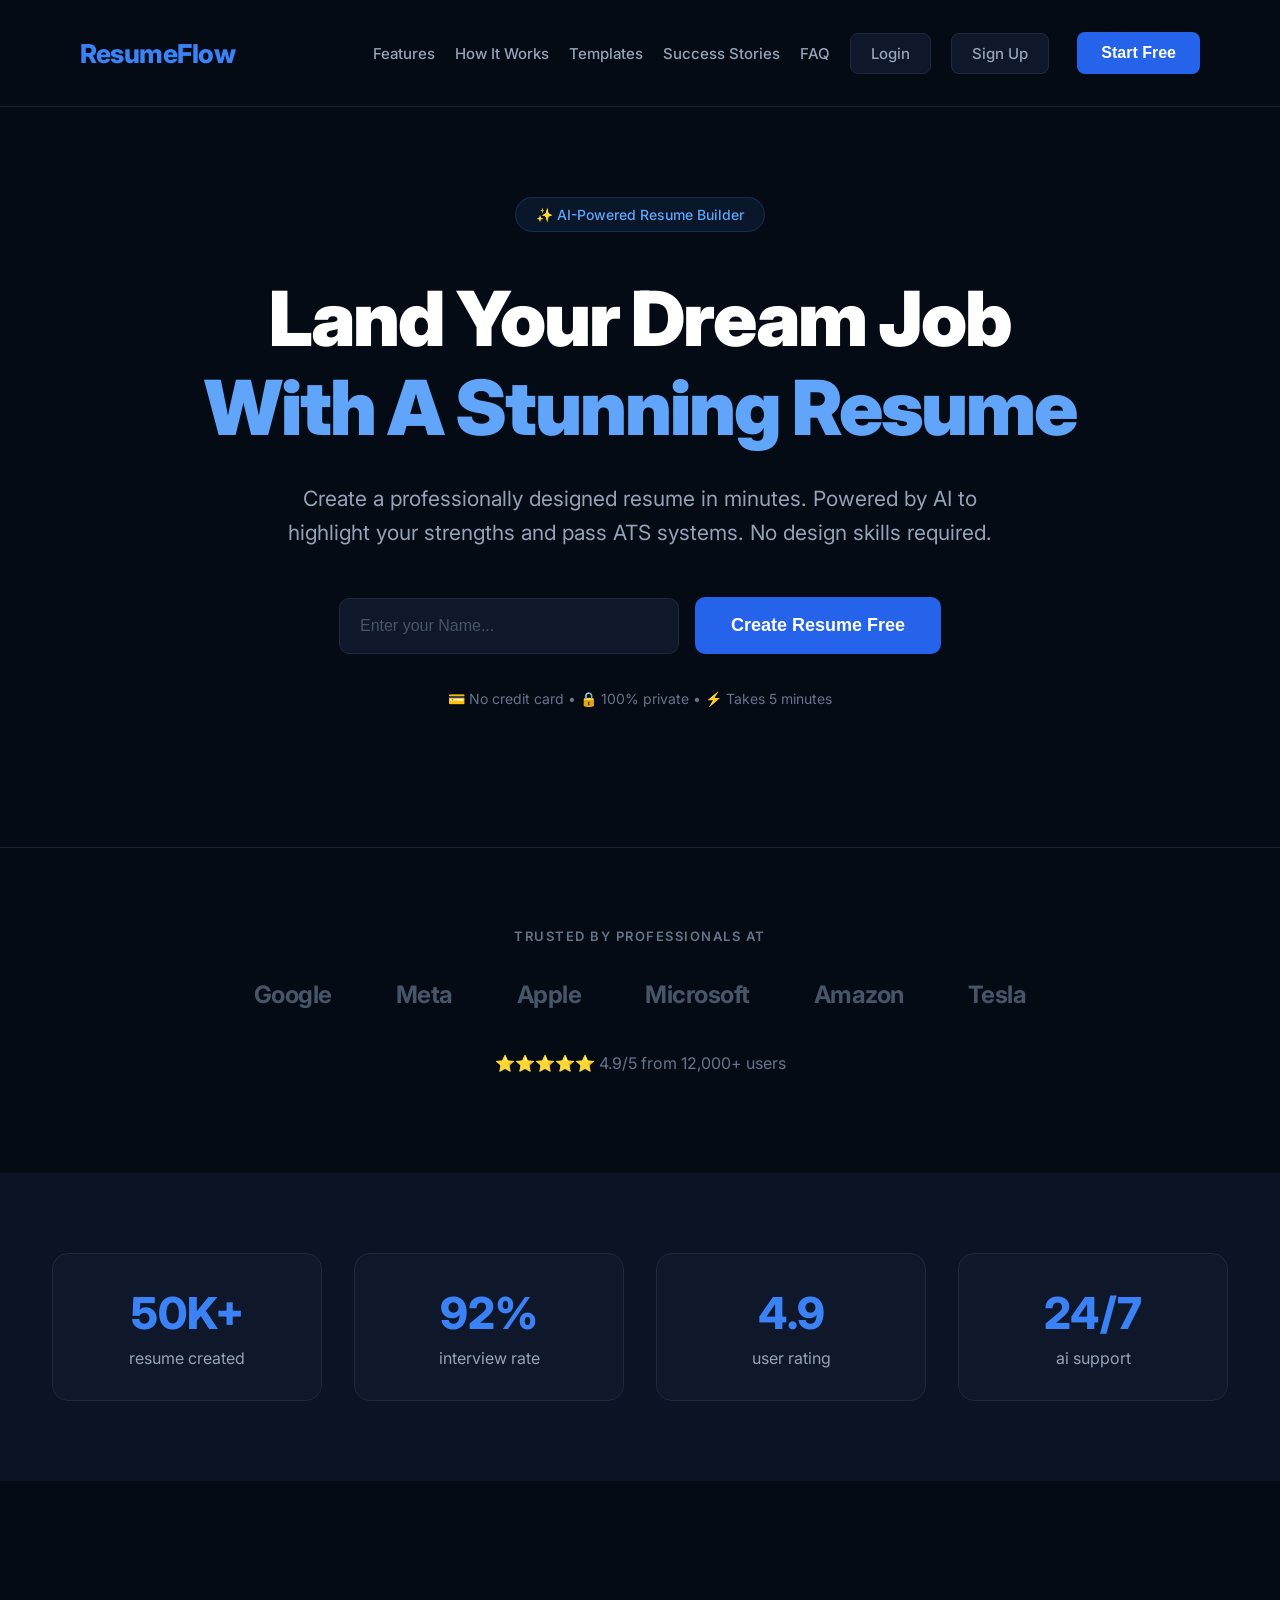
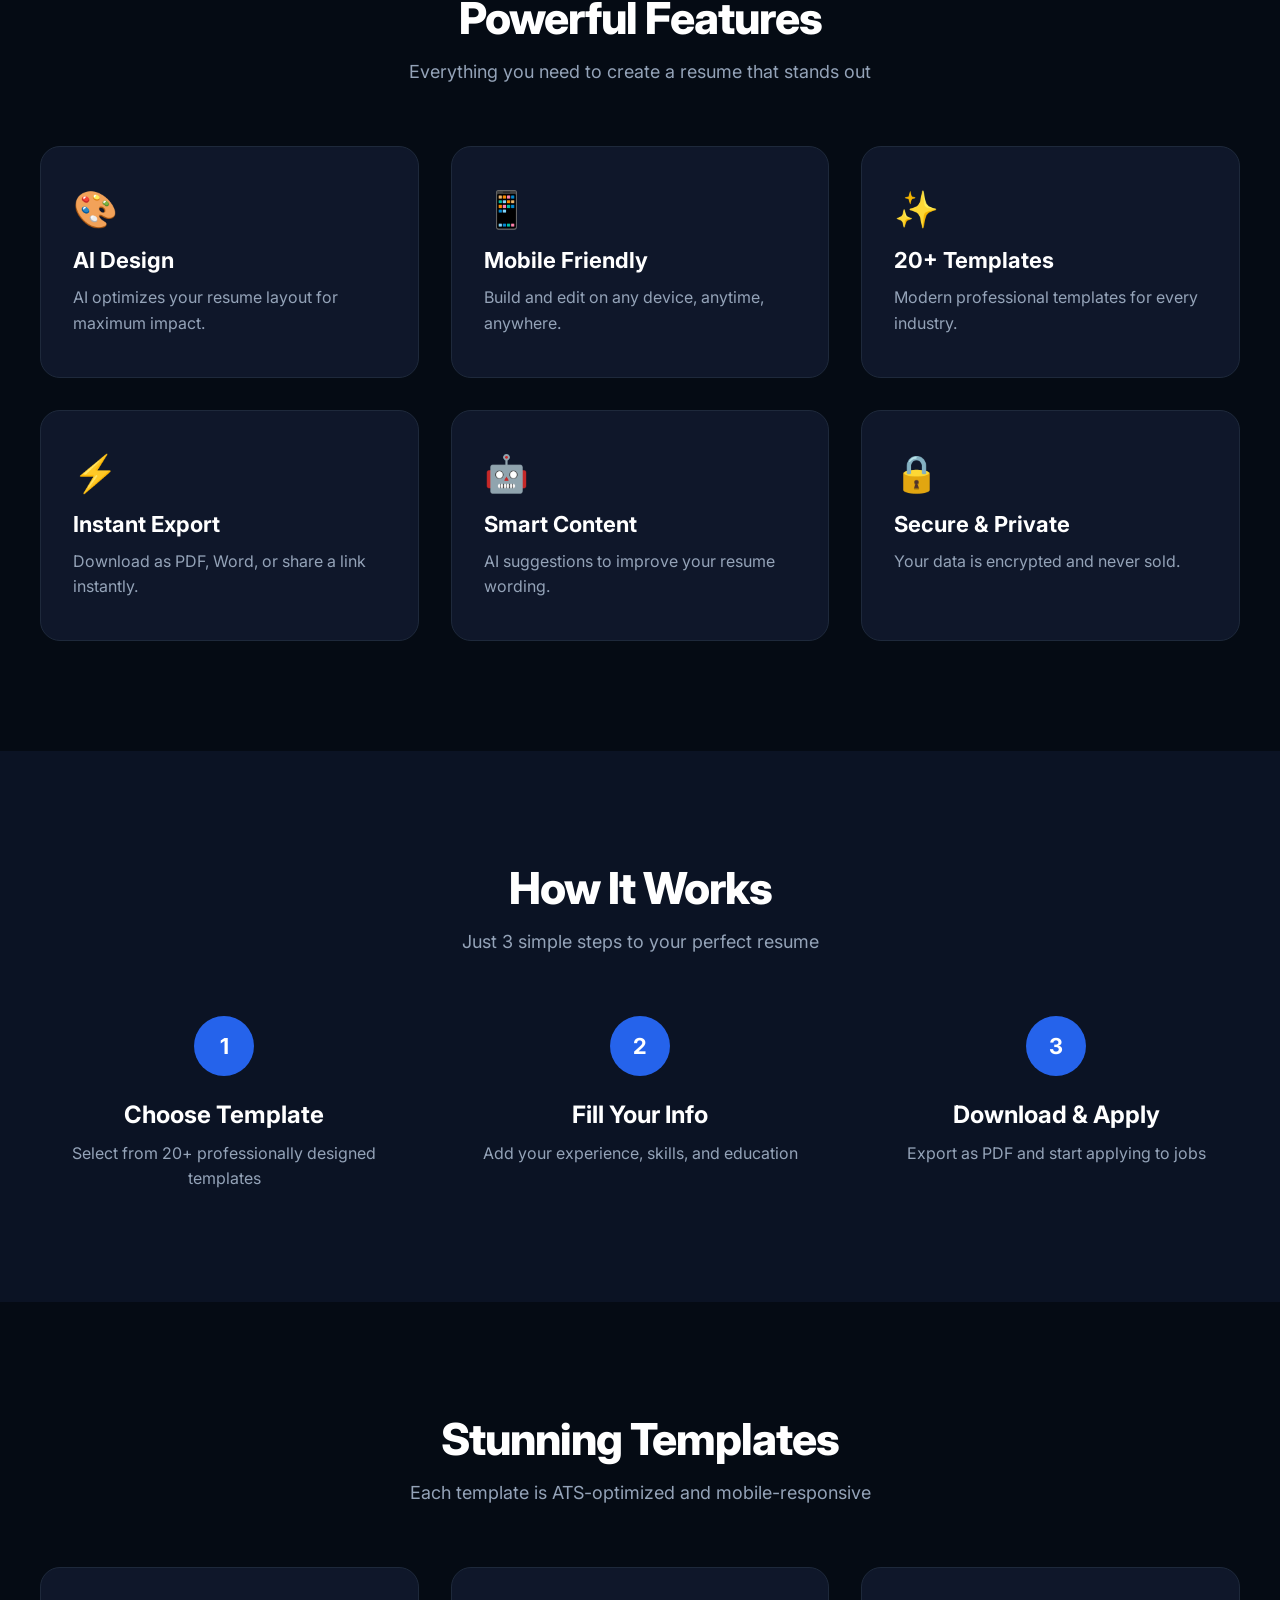
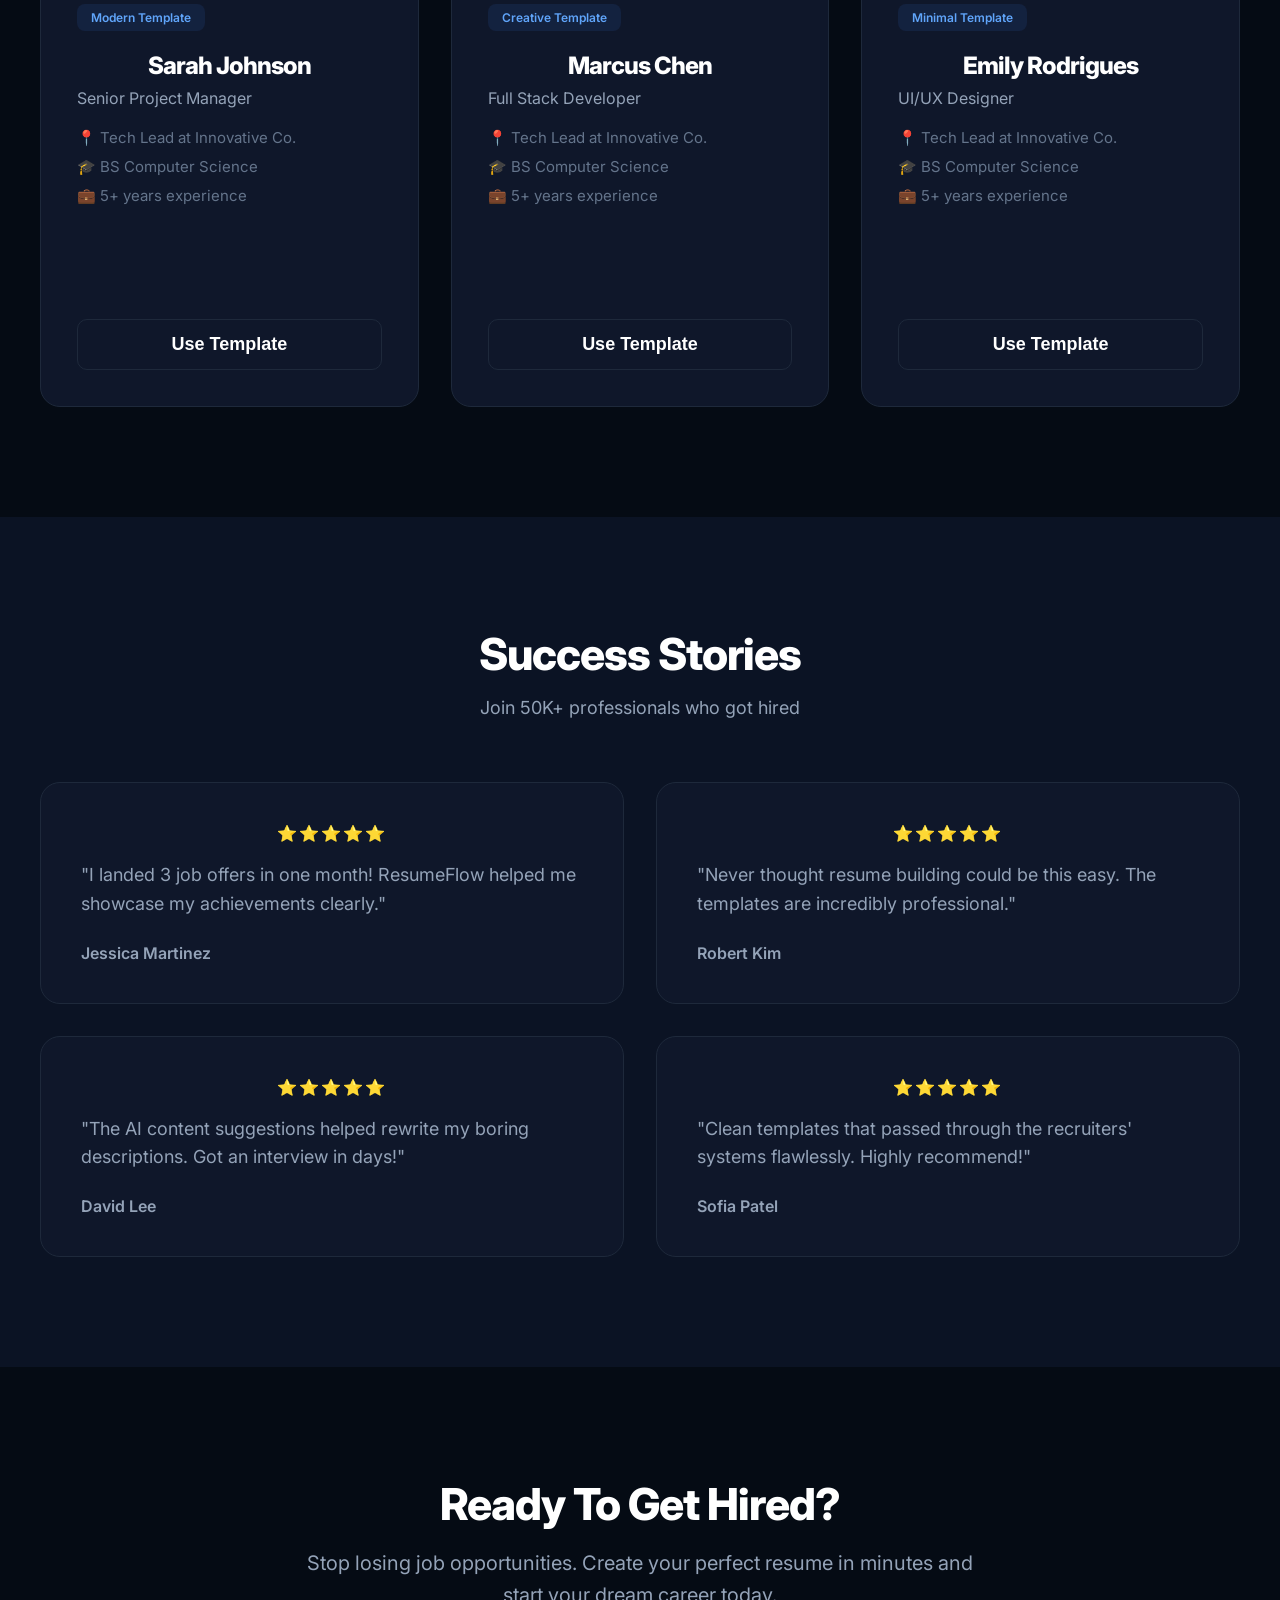
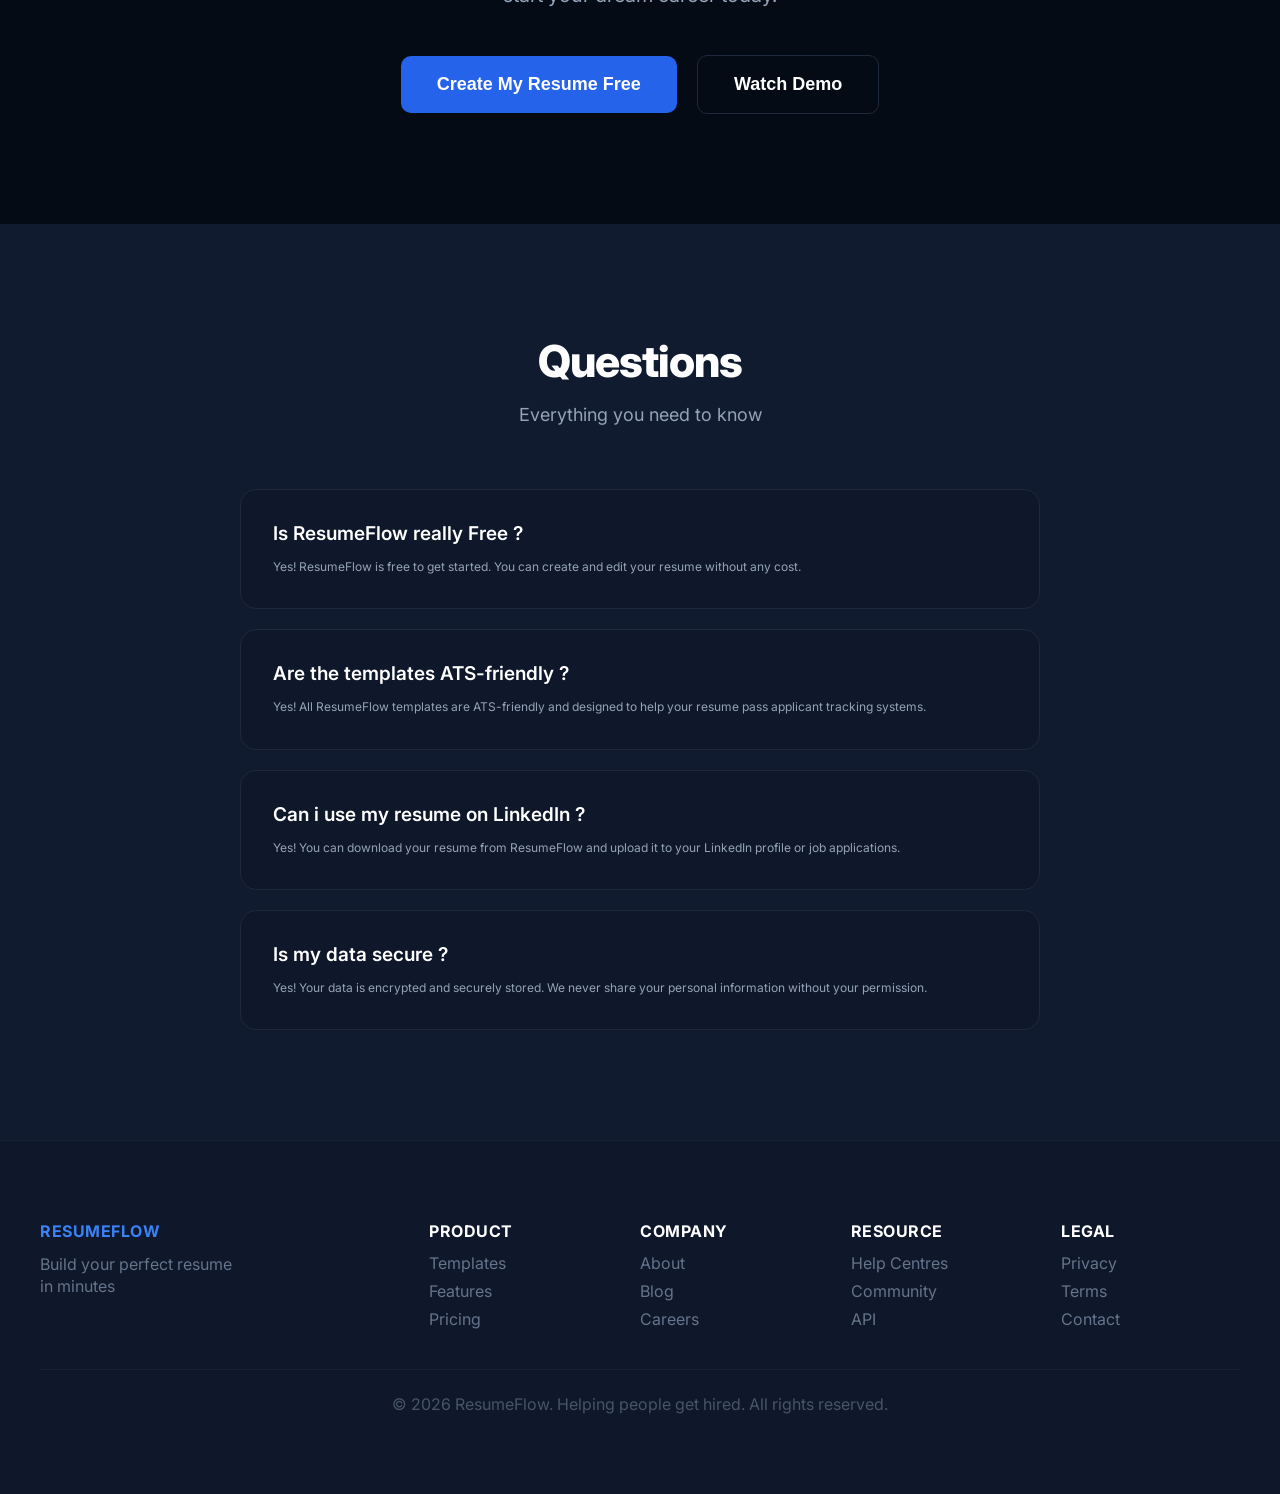
<file: index.html>
<!doctype html>
<html lang="en">

<head>
    <meta charset="UTF-8" />
    <meta name="viewport" content="width=device-width, initial-scale=1.0" />
    <title>ResumeFlow</title>
    <link rel="preconnect" href="https://fonts.googleapis.com" />
    <link rel="preconnect" href="https://fonts.gstatic.com" crossorigin />
    <link href="https://fonts.googleapis.com/css2?family=Inter:wght@400;500;600;700;800;900&display=swap"
        rel="stylesheet" />
    <link rel="stylesheet" href="style.css" />
</head>

<body>

    <header>
        <nav class="nav-bar">
            <h2 class="logo">ResumeFlow</h2>
            <div class="nav-links">
                <a href="#">Features</a>
                <a href="#">How It Works</a>
                <a href="#">Templates</a>
                <a href="#">Success Stories</a>
                <a href="#">FAQ</a>

                <a href="login/login.html" class="auth-link">Login</a>
                <a href="signup/signup.html" class="auth-link">Sign Up</a>

                <button type="button">Start Free</button>
            </div>
        </nav>
    </header>

    <main>
        <section class="hero">
            <div class="about">
                <span class="badge">✨ AI-Powered Resume Builder</span>
            </div>

            <article class="heading">
                <h1>Land Your Dream Job <span class="highlight-blue">With A Stunning Resume</span></h1>
                <p>Create a professionally designed resume in minutes. Powered by AI to highlight your strengths and
                    pass ATS systems. No design skills required.</p>
            </article>

            <section class="form">
                <input type="text" placeholder="Enter your Name..." aria-label="Enter your Name" />
                <button type="button">Create Resume Free</button>
            </section>

            <article class="crux">
                <p>💳 No credit card • 🔒 100% private • ⚡ Takes 5 minutes</p>
            </article>

            <section class="apps">
                <h2 class="trusted-by">trusted by professionals at</h2>
                <div class="company-row">
                    <span>Google</span>
                    <span>Meta</span>
                    <span>Apple</span>
                    <span>Microsoft</span>
                    <span>Amazon</span>
                    <span>Tesla</span>
                </div>
                <p class="rating-text">⭐⭐⭐⭐⭐ 4.9/5 from 12,000+ users</p>
            </section>
        </section>

        <section class="highlight">
            <article class="highlight-info">
                <strong>50K+</strong>
                <p>resume created</p>
            </article>
            <article class="highlight-info">
                <strong>92%</strong>
                <p>interview rate</p>
            </article>
            <article class="highlight-info">
                <strong>4.9</strong>
                <p>user rating</p>
            </article>
            <article class="highlight-info">
                <strong>24/7</strong>
                <p>ai support</p>
            </article>
        </section>

        <section class="features">
            <h2>powerful features</h2>
            <p class="section-desc">Everything you need to create a resume that stands out</p>

            <div class="features-list">
                <article class="features-card">
                    <span class="icon">🎨</span>
                    <h3>AI Design</h3>
                    <p>AI optimizes your resume layout for maximum impact.</p>
                </article>
                <article class="features-card">
                    <span class="icon">📱</span>
                    <h3>Mobile Friendly</h3>
                    <p>Build and edit on any device, anytime, anywhere.</p>
                </article>
                <article class="features-card">
                    <span class="icon">✨</span>
                    <h3>20+ Templates</h3>
                    <p>Modern professional templates for every industry.</p>
                </article>
                <article class="features-card">
                    <span class="icon">⚡</span>
                    <h3>Instant Export</h3>
                    <p>Download as PDF, Word, or share a link instantly.</p>
                </article>
                <article class="features-card">
                    <span class="icon">🤖</span>
                    <h3>Smart Content</h3>
                    <p>AI suggestions to improve your resume wording.</p>
                </article>
                <article class="features-card">
                    <span class="icon">🔒</span>
                    <h3>Secure & Private</h3>
                    <p>Your data is encrypted and never sold.</p>
                </article>
            </div>
        </section>

        <section class="working">
            <h2 class="section-title">How it Works</h2>
            <p class="working-subtitle">Just 3 simple steps to your perfect resume</p>

            <div class="working-steps">
                <article class="step">
                    <div class="circle">1</div>
                    <h3>Choose Template</h3>
                    <p>Select from 20+ professionally designed templates</p>
                </article>
                <article class="step">
                    <div class="circle">2</div>
                    <h3>Fill Your Info</h3>
                    <p>Add your experience, skills, and education</p>
                </article>
                <article class="step">
                    <div class="circle">3</div>
                    <h3>Download & Apply</h3>
                    <p>Export as PDF and start applying to jobs</p>
                </article>
            </div>
        </section>

        <section class="templates">
            <h2>stunning templates</h2>
            <p class="section-desc">Each template is ATS-optimized and mobile-responsive</p>

            <div class="template-cards">
                <article class="card">
                    <section class="details">
                        <span>Modern Template</span>
                        <h2>Sarah Johnson</h2>
                        <h3>Senior Project Manager</h3>
                        <h4>📍 Tech Lead at Innovative Co.</h4>
                        <h4>🎓 BS Computer Science</h4>
                        <h4>💼 5+ years experience</h4>
                    </section>
                    <div class="btn">
                        <button type="button">Use Template</button>
                    </div>
                </article>

                <article class="card">
                    <section class="details">
                        <span>Creative Template</span>
                        <h2>Marcus Chen</h2>
                        <h3>Full Stack Developer</h3>
                        <h4>📍 Tech Lead at Innovative Co.</h4>
                        <h4>🎓 BS Computer Science</h4>
                        <h4>💼 5+ years experience</h4>
                    </section>
                    <div class="btn">
                        <button type="button">Use Template</button>
                    </div>
                </article>

                <article class="card">
                    <section class="details">
                        <span>Minimal Template</span>
                        <h2>Emily Rodrigues</h2>
                        <h3>UI/UX Designer</h3>
                        <h4>📍 Tech Lead at Innovative Co.</h4>
                        <h4>🎓 BS Computer Science</h4>
                        <h4>💼 5+ years experience</h4>
                    </section>
                    <div class="btn">
                        <button type="button">Use Template</button>
                    </div>
                </article>
            </div>
        </section>

        <section class="success-story">
            <h2>Success Stories</h2>
            <p class="section-desc">Join 50K+ professionals who got hired</p>

            <div class="stories">
                <article class="story">
                    <h2>⭐⭐⭐⭐⭐</h2>
                    <p>"I landed 3 job offers in one month! ResumeFlow helped me showcase my achievements clearly."</p>
                    <h3>Jessica Martinez</h3>
                </article>
                <article class="story">
                    <h2>⭐⭐⭐⭐⭐</h2>
                    <p>"Never thought resume building could be this easy. The templates are incredibly professional."
                    </p>
                    <h3>Robert Kim</h3>
                </article>
                <article class="story">
                    <h2>⭐⭐⭐⭐⭐</h2>
                    <p>"The AI content suggestions helped rewrite my boring descriptions. Got an interview in days!"</p>
                    <h3>David Lee</h3>
                </article>
                <article class="story">
                    <h2>⭐⭐⭐⭐⭐</h2>
                    <p>"Clean templates that passed through the recruiters' systems flawlessly. Highly recommend!"</p>
                    <h3>Sofia Patel</h3>
                </article>
            </div>
        </section>

        <section class="hiring">
            <h2>Ready to Get Hired?</h2>
            <p>Stop losing job opportunities. Create your perfect resume in minutes and start your dream career today.
            </p>
            <div class="cta-block">
                <button type="button" class="resume-btn">Create My Resume Free</button>
                <button type="button" class="demo-btn">Watch Demo</button>
            </div>
        </section>

        <section class="questions-section">
            <h2>Questions</h2>
            <p class="section-desc">Everything you need to know</p>

            <div class="faq-container">
                <article class="faq-card">
                    <h3>Is ResumeFlow really Free ?</h3>
                    <p class="faq-answer">Yes! ResumeFlow is free to get started. You can create and edit your resume
                        without any cost.</p>
                </article>

                <article class="faq-card">
                    <h3>Are the templates ATS-friendly ?</h3>
                    <p class="faq-answer">Yes! All ResumeFlow templates are ATS-friendly and designed to help your
                        resume pass applicant tracking systems.</p>
                </article>

                <article class="faq-card">
                    <h3>Can i use my resume on LinkedIn ?</h3>
                    <p class="faq-answer">Yes! You can download your resume from ResumeFlow and upload it to your
                        LinkedIn profile or job applications.</p>
                </article>

                <article class="faq-card">
                    <h3>Is my data secure ?</h3>
                    <p class="faq-answer">Yes! Your data is encrypted and securely stored. We never share your personal
                        information without your permission.</p>
                </article>
            </div>
        </section>
    </main>

    <footer class="footer-container">
        <div class="footer-top">
            <section class="footer-table style-brand">
                <h2 class="logo">ResumeFlow</h2>
                <p>Build your perfect resume <br> in minutes</p>
            </section>
            <nav class="footer-table">
                <h2>Product</h2>
                <p><a href="#">Templates</a></p>
                <p><a href="#">Features</a></p>
                <p><a href="#">Pricing</a></p>
            </nav>
            <nav class="footer-table">
                <h2>Company</h2>
                <p><a href="#">About</a></p>
                <p><a href="#">Blog</a></p>
                <p><a href="#">Careers</a></p>
            </nav>
            <nav class="footer-table">
                <h2>Resource</h2>
                <p><a href="#">Help Centres</a></p>
                <p><a href="#">Community</a></p>
                <p><a href="#">API</a></p>
            </nav>
            <nav class="footer-table">
                <h2>Legal</h2>
                <p><a href="#">Privacy</a></p>
                <p><a href="#">Terms</a></p>
                <p><a href="#">Contact</a></p>
            </nav>
        </div>
        <div class="footer-bottom">
            <p>© <span>2026</span> ResumeFlow. Helping people get hired. All rights reserved.</p>
        </div>
    </footer>

</body>

</html>
</file>
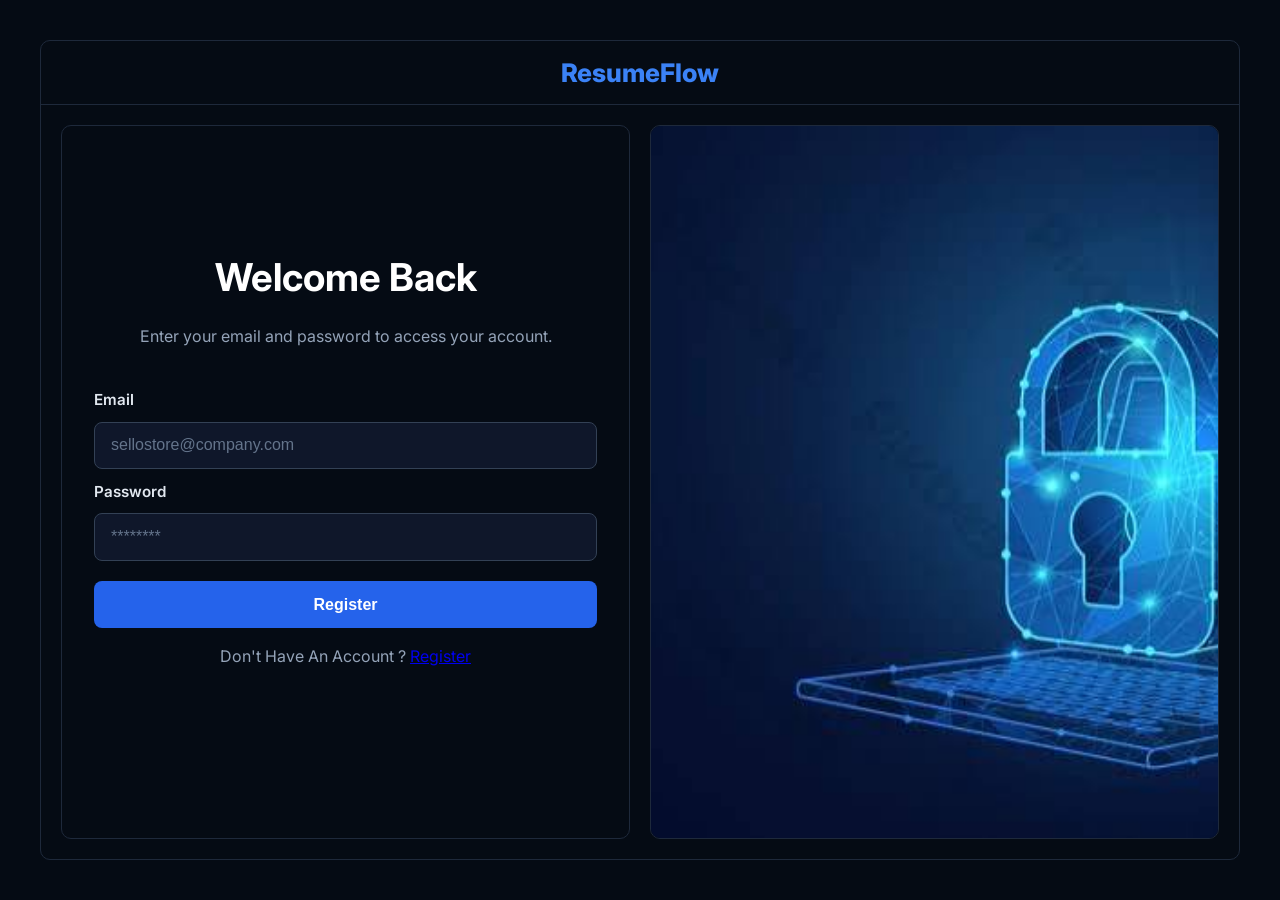
<file: login/login.html>
<!DOCTYPE html>
<html lang="en">

<head>
    <meta charset="UTF-8">
    <meta name="viewport" content="width=device-width, initial-scale=1.0">
    <title>Registration Page</title>
    <link rel="preconnect" href="https://fonts.googleapis.com" />
    <link rel="preconnect" href="https://fonts.gstatic.com" crossorigin />
    <link href="https://fonts.googleapis.com/css2?family=Inter:wght@400;500;600;700;800;900&display=swap"
        rel="stylesheet" />
    <link rel="stylesheet" href="style.css" />
</head>

<body>
    <div class="page-wrapper">
        <header>
            <nav>
                <h1 class="logo">ResumeFlow</h1>
            </nav>
        </header>
        <main>
            <section class="register">
                <h2>Welcome Back</h2>
                <p>Enter your email and password to access your account.</p>
                <section class="form-section">
                    <form action="#">

                        <label for="email">Email</label>
                        <input type="email" id="email" name="email" placeholder="sellostore@company.com" required>

                        <label for="password">Password</label>
                        <input type="password" id="password" name="password" placeholder="********" required>

                        <button type="submit">Register</button>

                    </form>
                    <p>Don't Have An Account ? <a href="../index.html">Register</a></p>
                </section>
            </section>
            <section class="image">
                <img src="login.jpg" alt="Login/Signup Image">
            </section>
        </main>
        <footer></footer>
    </div>
</body>

</html>
</file>
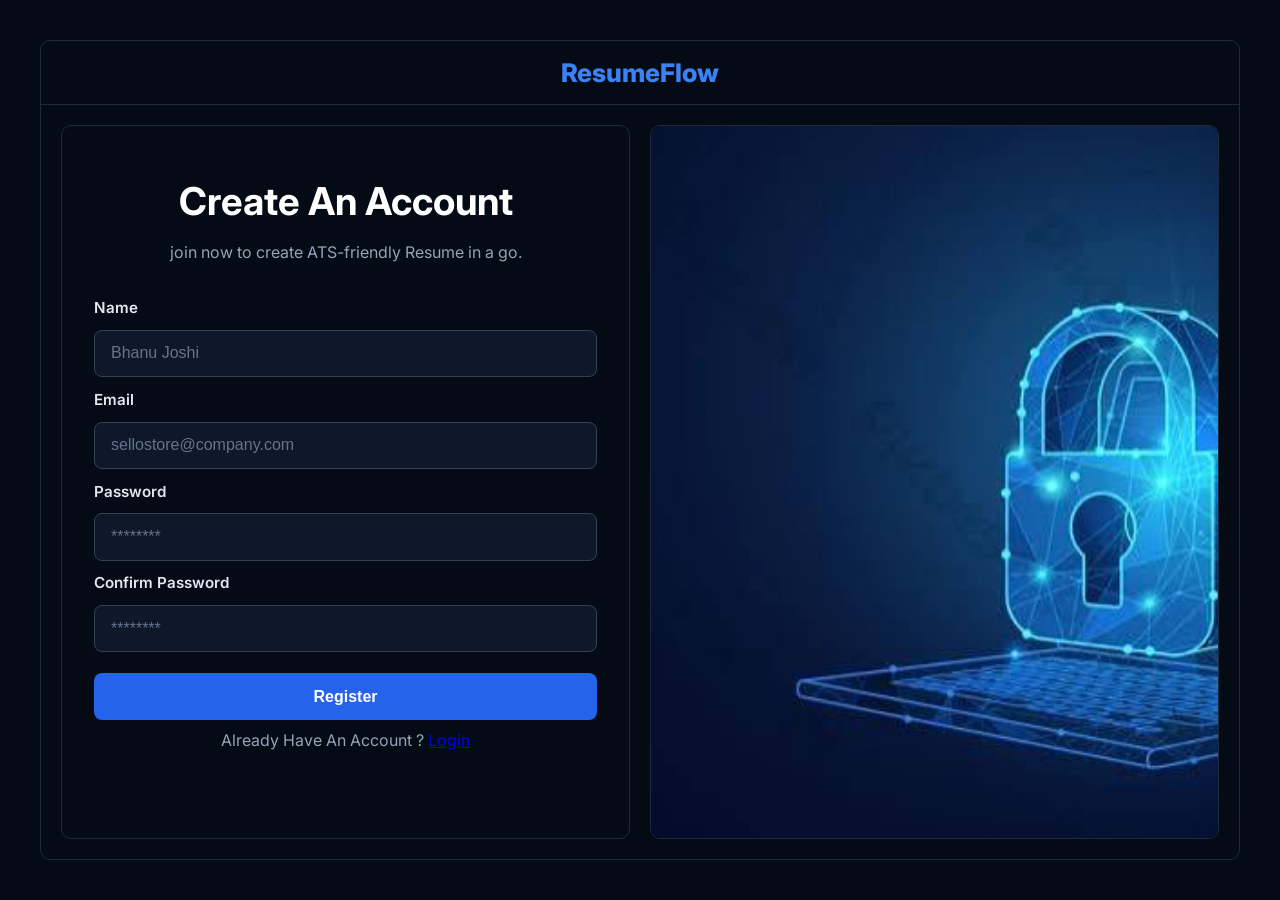
<file: signup/signup.html>
<!DOCTYPE html>
<html lang="en">
<head>
    <meta charset="UTF-8">
    <meta name="viewport" content="width=device-width, initial-scale=1.0">
    <title>Registration Page</title>
    <link rel="preconnect" href="https://fonts.googleapis.com" />
    <link rel="preconnect" href="https://fonts.gstatic.com" crossorigin />
    <link href="https://fonts.googleapis.com/css2?family=Inter:wght@400;500;600;700;800;900&display=swap"
        rel="stylesheet" />
    <link rel="stylesheet" href="style.css" />
</head>
<body>
    <div class="page-wrapper">
        <header>
            <nav>
                <h1 class="logo">ResumeFlow</h1>
            </nav>
        </header>
        <main>
            <section class="register">
                <h2>create an account</h2>
                <p>join now to create ATS-friendly Resume in a go.</p>
                <section class="form-section">
                <form action="#">
                
                    <label for="name">Name</label>
                    <input type="text" id="name" name="name" placeholder="Bhanu Joshi" required>
                
                    <label for="email">Email</label>
                    <input type="email" id="email" name="email" placeholder="sellostore@company.com" required>
                
                    <label for="password">Password</label>
                    <input type="password" id="password" name="password" placeholder="********" required>
                
                    <label for="confirm-password">Confirm Password</label>
                    <input type="password" id="confirm-password" name="confirm-password" placeholder="********" required>
                
                    <button type="submit">Register</button>
                
                </form>
                <p>Already Have An Account ? <a href="../index.html">Login</a></p>
                </section>
            </section>
            <section class="image">
                <img src="signup.jpg" alt="Login/Signup Image">
            </section>
        </main>
        <footer></footer>
    </div>
</body>
</html>
</file>
<file: style.css>
/* Global Styles */
* {
  margin: 0;
  padding: 0;
  box-sizing: border-box;
}

html {
  scroll-behavior: smooth;
}

body {
  font-family: "Inter", sans-serif;
  background: #050b14;
  overflow-x: hidden;
  width: 100%;
}

/* Header & Navigation */
header {
  border-bottom: 1px solid #162235;
  width: 100%;
}

.nav-bar {
  display: flex;
  justify-content: space-between;
  align-items: center;
  padding: 32px 80px;
  max-width: 1400px;
  margin: 0 auto;
}

.logo {
  font-size: 26px;
  font-weight: 800;
  color: #3b82f6;
  white-space: nowrap;
  letter-spacing: -0.5px;
}

.nav-links {
  display: flex;
  align-items: center;
  gap: 20px;
}

.nav-links a {
  text-decoration: none;
  color: #94a3b8;
  font-size: 15px;
  font-weight: 500;
  transition: 0.2s ease;
}

.nav-links a:hover {
  color: #ffffff;
}

/* Login & Sign Up Button Styling */
.btn-login,
.btn-signup {
  padding: 10px 20px;
  border: 1px solid #1e293b;
  border-radius: 8px;
  color: #ffffff !important;
  font-weight: 600 !important;
  background: transparent;
  transition: 0.3s ease !important;
}

.btn-login:hover {
  background: #334155;
  box-shadow: 0 4px 15px rgba(0, 0, 0, 0.2);
}

.btn-signup:hover {
  background: #334155;
  box-shadow: 0 4px 15px rgba(0, 0, 0, 0.2);
}

.nav-links button {
  padding: 12px 24px;
  border: none;
  border-radius: 8px;
  font-size: 16px;
  font-weight: 600;
  cursor: pointer;
  color: #ffffff;
  background: #2563eb;
  transition: 0.3s ease;
  margin-left: 8px; /* Adds a little separation from the auth buttons */
}

.nav-links button:hover {
  background: linear-gradient(90deg, #1d4ed8, #3b82f6);
  box-shadow: 0 4px 15px rgba(59, 130, 246, 0.3);
  transform: translateY(-2px);
}

/* Hero Section */
.hero {
  width: 100%;
  max-width: 1300px;
  margin: 0 auto;
}

.about {
  text-align: center;
  padding-top: 90px;
}

.badge {
  display: inline-block;
  background: rgba(59, 130, 246, 0.1);
  color: #60a5fa;
  padding: 8px 20px;
  border: 1px solid rgba(59, 130, 246, 0.2);
  border-radius: 24px;
  font-size: 14px;
  font-weight: 500;
  transition: 0.3s ease;
}

.heading {
  text-align: center;
  max-width: 950px;
  margin: 44px auto 0;
}

.heading h1 {
  color: #ffffff;
  font-size: 76px;
  font-weight: 900;
  line-height: 1.12;
  letter-spacing: -2px;
}

.heading .highlight-blue {
  display: block;
  color: #60a5fa;
  margin-top: 4px;
}

.heading p {
  color: #94a3b8;
  font-size: 21px;
  line-height: 1.6;
  max-width: 760px;
  margin: 32px auto 0;
}

.form {
  display: flex;
  justify-content: center;
  align-items: center;
  gap: 16px;
  margin-top: 48px;
}

.form input {
  width: 340px;
  padding: 18px 20px;
  border-radius: 10px;
  background: #0f172a;
  color: #ffffff;
  border: 1px solid #1e293b;
  outline: none;
  font-size: 16px;
}

.form input:focus {
  border-color: #3b82f6;
}

.form input::placeholder {
  color: #475569;
}

.form button {
  padding: 18px 36px;
  border: none;
  border-radius: 10px;
  background: #2563eb;
  color: #ffffff;
  font-size: 18px;
  font-weight: 600;
  cursor: pointer;
  transition: 0.3s ease;
}

.form button:hover {
  background: linear-gradient(90deg, #1d4ed8, #3b82f6);
  box-shadow: 0 4px 15px rgba(59, 130, 246, 0.3);
  transform: translateY(-2px);
}

.crux {
  text-align: center;
  color: #64748b;
  font-size: 14px;
  margin: 36px 0 0px;
  padding-bottom: 140px;
}

/* Trusted By Section */
.apps {
  border-top: 1px solid #162235;
  text-align: center;
  padding: 80px 20px 100px;
  width: 100%;
}

.trusted-by {
  color: #64748b;
  text-transform: uppercase;
  font-size: 13px;
  font-weight: 600;
  letter-spacing: 1.5px;
  margin-bottom: 36px;
}

.company-row {
  display: flex;
  justify-content: center;
  align-items: center;
  gap: 64px;
  flex-wrap: wrap;
}

.company-row span {
  color: #475569;
  font-size: 24px;
  font-weight: 700;
  letter-spacing: -0.5px;
}

.rating-text {
  font-size: 16px;
  color: #64748b;
  margin-top: 44px;
}

/* Highlight Stats Section */
.highlight {
  display: flex;
  justify-content: center;
  align-items: center;
  flex-wrap: wrap;
  gap: 32px;
  padding: 80px 40px;
  background: #0b1324;
  width: 100%;
}

.highlight-info {
  width: 270px;
  border: 1px solid #1e293b;
  border-radius: 16px;
  text-align: center;
  padding: 32px 24px;
  background: #0f172a;
}

.highlight-info strong {
  display: block;
  font-size: 44px;
  color: #3b82f6;
  font-weight: 800;
  margin-bottom: 8px;
}

.highlight-info p {
  color: #94a3b8;
  font-size: 16px;
}

/* Common Titles & Text */
.features h2,
.section-title,
.templates h2,
.success-story h2,
.questions-section h2,
.hiring h2 {
  font-size: 44px;
  margin-bottom: 16px;
  color: #ffffff;
  font-weight: 800;
  letter-spacing: -1px;
  text-align: center;
  text-transform: capitalize;
}

.section-desc,
.working-subtitle {
  color: #94a3b8;
  font-size: 18px;
  text-align: center;
  margin: 0 auto;
}

/* Features Section */
.features {
  background: #050b14;
  padding: 110px 40px;
  text-align: center;
  width: 100%;
}

.features-list {
  display: grid;
  grid-template-columns: repeat(3, 1fr);
  gap: 32px;
  margin-top: 64px;
  max-width: 1200px;
  margin-left: auto;
  margin-right: auto;
}

.features-card {
  width: 100%;
  border: 1px solid #1e293b;
  padding: 40px 32px;
  border-radius: 20px;
  background: #0f172a;
  text-align: left;
  transition: all 0.3s ease;
}

.features-card:hover {
  border-color: #3b82f6;
  box-shadow: 0 10px 30px -10px rgba(59, 130, 246, 0.4);
  transform: translateY(-4px);
}

.features-card h3 {
  margin: 16px 0 12px;
  color: #ffffff;
  font-size: 22px;
}

.features-card p {
  font-size: 16px;
  line-height: 1.6;
  color: #94a3b8;
}

.icon {
  font-size: 36px;
}

/* Working Process Section */
.working {
  text-align: center;
  padding: 110px 40px;
  background: #0b1324;
  width: 100%;
}

.working-subtitle {
  margin-bottom: 64px;
}

.working-steps {
  display: grid;
  grid-template-columns: repeat(3, 1fr);
  gap: 48px;
  max-width: 1200px;
  margin: 0 auto;
}

.step {
  text-align: center;
}

.circle {
  width: 60px;
  height: 60px;
  border-radius: 50%;
  color: #ffffff;
  font-size: 22px;
  font-weight: 700;
  display: flex;
  justify-content: center;
  align-items: center;
  margin: 0 auto 24px;
  background: #2563eb;
}

.step h3 {
  color: #ffffff;
  font-size: 24px;
  margin-bottom: 12px;
}

.step p {
  color: #94a3b8;
  font-size: 16px;
  line-height: 1.6;
}

/* Templates Section */
.templates {
  background: #050b14;
  padding: 110px 40px;
  width: 100%;
}

.template-cards {
  display: grid;
  grid-template-columns: repeat(3, 1fr);
  gap: 32px;
  max-width: 1200px;
  margin: 64px auto 0;
}

.card {
  width: 100%;
  border: 1px solid #1e293b;
  border-radius: 20px;
  padding: 36px;
  background: #0f172a;
  display: flex;
  flex-direction: column;
  justify-content: space-between;
  min-height: 440px;
  transition: all 0.3s ease;
}

.card:hover {
  border-color: #3b82f6;
  box-shadow: 0 10px 30px -10px rgba(59, 130, 246, 0.4);
  transform: translateY(-4px);
}

.details span {
  display: inline-block;
  font-size: 12px;
  font-weight: 600;
  padding: 6px 14px;
  color: #60a5fa;
  background: rgba(59, 130, 246, 0.1);
  border-radius: 8px;
  margin-bottom: 20px;
  transition: all 0.3s ease;
}

.card:hover .details span {
  color: #60a5fa;
  background: rgba(59, 130, 246, 0.2);
}

.details h2 {
  color: #ffffff;
  margin-bottom: 8px;
  font-size: 24px;
}

.details h3 {
  margin-bottom: 20px;
  color: #94a3b8;
  font-size: 16px;
  font-weight: 400;
}

.details h4 {
  margin-bottom: 10px;
  font-size: 15px;
  color: #64748b;
  font-weight: 400;
}

.btn {
  margin-top: 32px;
}

.btn button {
  width: 100%;
  padding: 14px;
  border: 1px solid #1e293b;
  border-radius: 10px;
  background: transparent;
  color: #ffffff;
  cursor: pointer;
  font-size: 18px;
  font-weight: 600;
  transition: 0.3s ease;
}

.btn button:hover {
  background: #1e293b;
}

.card:hover .btn button {
  border-color: #3b82f6;
  color: #3b82f6;
}

.card:hover .btn button:hover {
  background: rgba(59, 130, 246, 0.1);
}

/* Success Stories Section */
.success-story {
  background: #0b1324;
  padding: 110px 40px;
  width: 100%;
}

.stories {
  display: grid;
  grid-template-columns: repeat(2, 1fr);
  gap: 32px;
  max-width: 1200px;
  margin: 64px auto 0;
}

.story {
  width: 100%;
  padding: 40px;
  border: 1px solid #1e293b;
  border-radius: 20px;
  background: #0f172a;
  transition: all 0.3s ease;
}

.story:hover {
  border-color: #3b82f6;
  box-shadow: 0 10px 30px -10px rgba(59, 130, 246, 0.4);
  transform: translateY(-4px);
}

.story h2 {
  margin-bottom: 18px;
  font-size: 16px;
  letter-spacing: 2px;
}

.story p {
  color: #94a3b8;
  font-size: 18px;
  line-height: 1.6;
  margin-bottom: 24px;
  text-align: left;
}

.story h3 {
  color: #94a3b8;
  font-size: 16px;
  font-weight: 600;
}

/* Hiring CTA Section */
.hiring {
  background: #050b14;
  padding: 110px 40px;
  text-align: center;
  width: 100%;
}

.hiring p {
  color: #94a3b8;
  font-size: 20px;
  max-width: 700px;
  margin: 0 auto 44px;
  line-height: 1.6;
}

.cta-block {
  display: flex;
  justify-content: center;
  align-items: center;
  gap: 20px;
}

.resume-btn {
  padding: 18px 36px;
  border: none;
  border-radius: 10px;
  background: #2563eb;
  color: #ffffff;
  cursor: pointer;
  font-size: 18px;
  font-weight: 600;
  transition: 0.3s ease;
}

.resume-btn:hover {
  background: linear-gradient(90deg, #1d4ed8, #3b82f6);
  box-shadow: 0 4px 15px rgba(59, 130, 246, 0.3);
  transform: translateY(-2px);
}

.demo-btn {
  padding: 18px 36px;
  border: 1px solid #1e293b;
  border-radius: 10px;
  background: transparent;
  color: #ffffff;
  cursor: pointer;
  font-size: 18px;
  font-weight: 600;
  transition: 0.3s ease;
}

.demo-btn:hover {
  background: transparent;
  border-color: #3b82f6;
  color: #3b82f6;
  box-shadow: 0 0 10px rgba(59, 130, 246, 0.1);
}

/* FAQ Section */
.questions-section {
  background: #111b30;
  padding: 110px 40px;
  text-align: center;
  width: 100%;
}

.faq-container {
  display: flex;
  flex-direction: column;
  gap: 20px;
  max-width: 800px;
  margin: 64px auto 0;
}

.faq-card {
  width: 100%;
  background: #0f172a;
  border: 1px solid #1e293b;
  border-radius: 16px;
  padding: 32px;
  text-align: left;
  cursor: pointer;
  transition:
    transform 0.3s ease,
    border-color 0.3s ease,
    box-shadow 0.3s ease;
}

.faq-card:hover {
  border-color: #3b82f6;
  box-shadow: 0 10px 30px -10px rgba(59, 130, 246, 0.4);
  transform: translateY(-4px);
}

.faq-card h3 {
  color: #ffffff;
  font-size: 19px;
  font-weight: 600;
  margin-bottom: 12px;
}

.faq-answer {
  color: #94a3b8;
  font-size: 12px;
  line-height: 1.6;
}

/* Footer */
.footer-container {
  padding: 80px 40px;
  background: #0f172a;
  border-top: 1px solid #162235;
  width: 100%;
}

.footer-top {
  display: grid;
  grid-template-columns: 2fr repeat(4, 1fr);
  gap: 32px;
  max-width: 1200px;
  margin: 0 auto;
  padding-bottom: 40px;
  border-bottom: 1px solid #162235;
}

.style-brand h2 {
  color: #3b82f6 !important;
  font-size: 18px;
  font-weight: 800;
}

.style-brand p {
  color: #64748b !important;
  margin-top: 8px;
  font-size: 16px;
  line-height: 1.4;
}

.footer-table h2 {
  margin-bottom: 12px;
  color: #ffffff;
  font-size: 16px;
  font-weight: 700;
  text-transform: uppercase;
  letter-spacing: 0.5px;
}

.footer-table p {
  margin-top: 8px;
}

.footer-table a {
  color: #64748b;
  font-size: 16px;
  text-decoration: none;
  transition: color 0.2s ease;
}

.footer-table a:hover {
  color: #3b82f6;
}

.footer-bottom {
  text-align: center;
  padding-top: 24px;
  color: #475569;
  font-size: 16px;
}

/* --- Responsive Media Queries --- */
@media screen and (max-width: 1024px) {
  .nav-bar {
    padding: 24px 40px;
  }

  .nav-links {
    gap: 16px;
  }

  .heading h1 {
    font-size: 56px;
  }

  .features-list,
  .template-cards,
  .working-steps {
    grid-template-columns: repeat(2, 1fr);
  }

  .footer-top {
    grid-template-columns: repeat(2, 1fr);
  }
}

@media screen and (max-width: 768px) {
  .nav-bar {
    flex-direction: column;
    gap: 20px;
    padding: 24px;
  }

  .nav-links {
    gap: 12px;
    flex-wrap: wrap;
    justify-content: center;
    width: 100%;
  }

  /* Make auth links act as block buttons on mobile */

  .btn-login,
  .btn-signup,
  .nav-links button {
    width: 100%;

    text-align: center;

    display: block;

    margin-left: 0;
  }

  .heading h1 {
    font-size: 38px;
  }

  .heading p {
    font-size: 18px;

    padding: 0 15px;
  }

  .form {
    flex-direction: column;

    width: 100%;

    padding: 0 20px;
  }

  .form input,
  .form button {
    width: 100%;

    max-width: 100%;
  }

  .features-list,
  .working-steps,
  .template-cards,
  .stories,
  .footer-top {
    grid-template-columns: 1fr;
  }

  .cta-block {
    flex-direction: column;

    width: 100%;

    padding: 0 20px;
  }

  .resume-btn,
  .demo-btn {
    width: 100%;
  }
}

/* anchor tag to button */
.auth-link {
  display: inline-block;
  padding: 10px 20px;
  border: 1px solid #1e293b;
  border-radius: 8px;
  background: #0f172a;
  color: #94a3b8;
  font-size: 16px;
  font-weight: 600;
  text-decoration: none;
  text-align: center;
  cursor: pointer;
  transition: all 0.3s ease;
}

.auth-link:hover {
  border-color: #3b82f6;
  color: #ffffff;
  background: #1e293b;
  transform: translateY(-2px);
}
</file>
<file: login/style.css>
/* Reset */

* {
    margin: 0;
    padding: 0;
    box-sizing: border-box;
}

html {
    scroll-behavior: smooth;
    height: 100%;
}

body {
    font-family: "Inter", sans-serif;
    background: #050b14;
    overflow-x: hidden;
}

/* Page Wrapper */

.page-wrapper {
    margin: 40px;
    height: calc(100vh - 80px);
    border: 1px solid #1e293b;
    border-radius: 10px;
    display: flex;
    flex-direction: column;
}

/* Header */

header {
    padding: 1rem;
    border-bottom: 1px solid #1e293b;
    text-align: center;
}

/* Logo */

.logo {
    color: #3b82f6;
    font-size: clamp(1.5rem, 2vw, 2rem);
    font-weight: 800;
}

/* Main */

main {
    flex: 1;
    display: grid;
    grid-template-columns: 1fr 1fr;
    gap: 20px;
    padding: 20px;
}

/* Register */

.register {
    border: 1px solid #1e293b;
    border-radius: 10px;
    padding: 2rem;
    display: flex;
    flex-direction: column;
    justify-content: center;
}

.register h1,
.register h2 {
    color: white;
    font-size: clamp(2rem, 3vw, 2.7rem);
    text-align: center;
    margin-bottom: .5rem;
    text-transform: capitalize;
}

.register p {
    color: #94a3b8;
    text-align: center;
    margin-bottom: 1.5rem;
    line-height: 1.6;
    padding: 1rem;
}

/* Form */

form {
    display: flex;
    flex-direction: column;
    gap: .8rem;
}

/* Label */

label {
    color: #e2e8f0;
    font-size: .95rem;
    font-weight: 600;
}

/* Input */

input {
    width: 100%;
    padding: .85rem 1rem;
    border: 1px solid #334155;
    border-radius: 8px;
    background: #0f172a;
    color: white;
    font-size: 1rem;
    outline: none;
    transition: .3s;
}

input::placeholder {
    color: #64748b;
}

input:focus {
    border-color: #3b82f6;
    box-shadow: 0 0 0 3px rgba(59,130,246,.2);
}

/* Button */

button {
    margin-top: .5rem;
    padding: .9rem;
    border: none;
    border-radius: 8px;
    background: #2563eb;
    color: white;
    font-size: 1rem;
    font-weight: 600;
    cursor: pointer;
    transition: .3s;
}

button:hover {
    background: #1d4ed8;
}

/* Image */

.image {
    border: 1px solid #1e293b;
    border-radius: 10px;
    overflow: hidden;
}

.image img {
    width: 100%;
    height: 100%;
    object-fit: cover;
}

/* Responsive */

@media (max-width: 900px) {

    .page-wrapper {
        height: auto;
        margin: 20px;
    }

    main {
        grid-template-columns: 1fr;
    }

    .register {
        padding: 1.5rem;
    }

}

@media (max-width: 600px) {

    .register h1,
    .register h2 {
        font-size: 2rem;
    }

}
</file>
<file: signup/style.css>
/* Reset */

* {
    margin: 0;
    padding: 0;
    box-sizing: border-box;
}

html {
    scroll-behavior: smooth;
    height: 100%;
}

body {
    font-family: "Inter", sans-serif;
    background: #050b14;
    overflow-x: hidden;
}

/* Page Wrapper */

.page-wrapper {
    margin: 40px;
    min-height: calc(100vh - 80px);
    border: 1px solid #1e293b;
    border-radius: 10px;
    display: flex;
    flex-direction: column;
}

/* Header */

header {
    padding: 1rem;
    border-bottom: 1px solid #1e293b;
    text-align: center;
}

/* Logo */

.logo {
    color: #3b82f6;
    font-size: clamp(1.5rem, 2vw, 2rem);
    font-weight: 800;
}

/* Main */

main {
    flex: 1;
    display: grid;
    grid-template-columns: 1fr 1fr;
    gap: 20px;
    padding: 20px;
}

/* Register */

.register {
    border: 1px solid #1e293b;
    border-radius: 10px;
    padding: 2rem;
    display: flex;
    flex-direction: column;
    justify-content: center;
}

.register h1,
.register h2 {
    color: white;
    font-size: clamp(2rem, 3vw, 2.7rem);
    text-align: center;
    margin-bottom: .5rem;
    text-transform: capitalize;
}

.register p {
    color: #94a3b8;
    text-align: center;
    margin-bottom: 1.5rem;
    line-height: 1.6;
    padding: 0.5rem;
}

/* Form */

form {
    display: flex;
    flex-direction: column;
    gap: .8rem;
}

/* Label */

label {
    color: #e2e8f0;
    font-size: .95rem;
    font-weight: 600;
}

/* Input */

input {
    width: 100%;
    padding: .85rem 1rem;
    border: 1px solid #334155;
    border-radius: 8px;
    background: #0f172a;
    color: white;
    font-size: 1rem;
    outline: none;
    transition: .3s;
}

input::placeholder {
    color: #64748b;
}

input:focus {
    border-color: #3b82f6;
    box-shadow: 0 0 0 3px rgba(59,130,246,.2);
}

/* Button */

button {
    margin-top: .5rem;
    padding: .9rem;
    border: none;
    border-radius: 8px;
    background: #2563eb;
    color: white;
    font-size: 1rem;
    font-weight: 600;
    cursor: pointer;
    transition: .3s;
}

button:hover {
    background: #1d4ed8;
}

/* Image */

.image {
    border: 1px solid #1e293b;
    border-radius: 10px;
    overflow: hidden;
}

.image img {
    width: 100%;
    height: 100%;
    object-fit: cover;
}

/* Responsive */

@media (max-width: 900px) {

    .page-wrapper {
        height: auto;
        margin: 20px;
    }

    main {
        grid-template-columns: 1fr;
    }

    .register {
        padding: 1.5rem;
    }

}

@media (max-width: 600px) {

    .register h1,
    .register h2 {
        font-size: 2rem;
    }

}
</file>
